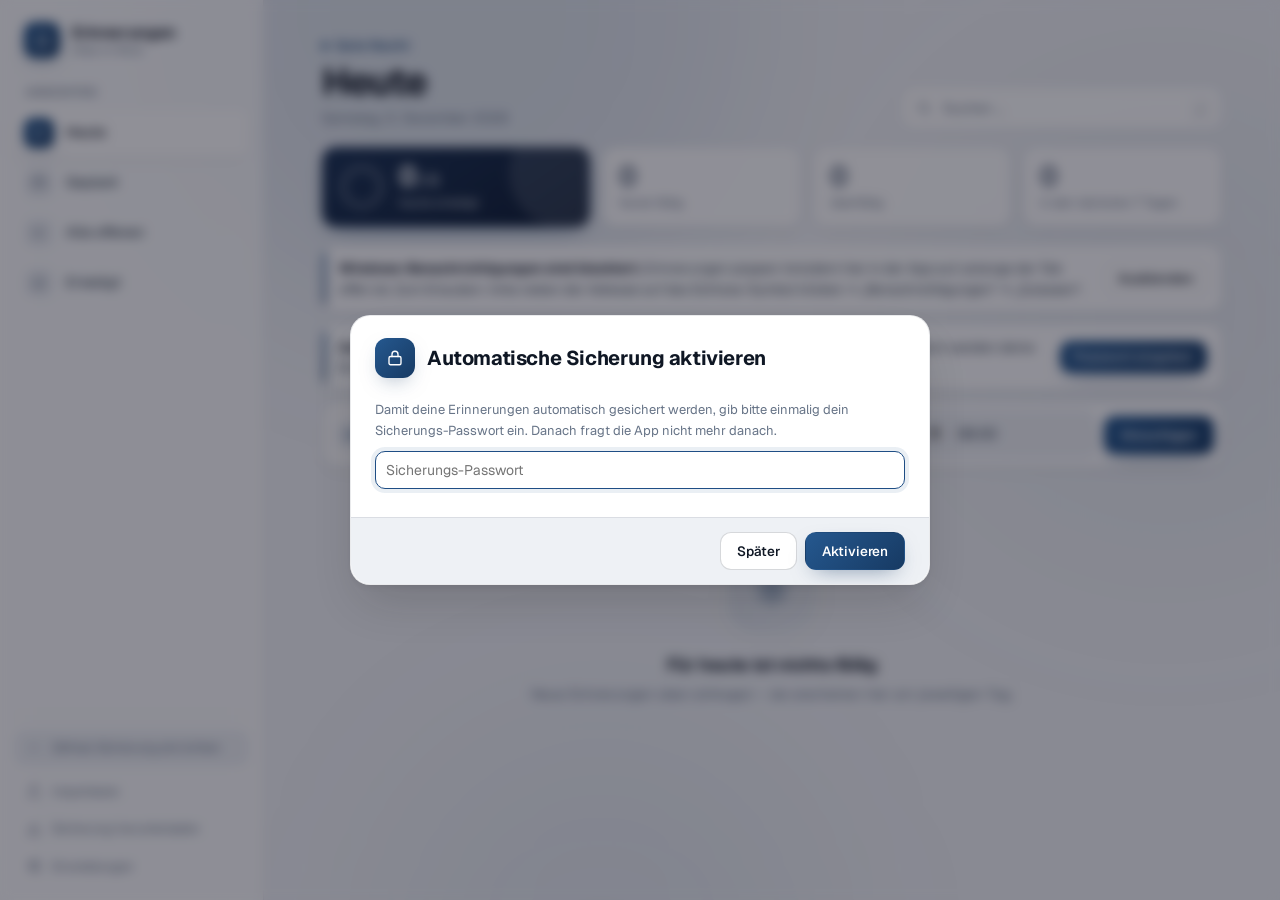
<file: index.html>
<!doctype html>
<html lang="de" data-theme="marine">
<head>
  <meta charset="utf-8">
  <meta name="viewport" content="width=device-width, initial-scale=1">
  <title>Erinnerungen</title>
  <meta name="description" content="Persönliche Erinnerungen mit Pop-up-Benachrichtigung – läuft komplett im Browser.">
  <meta name="theme-color" content="#5b4cf5">
  <link rel="icon" href="icon.svg" type="image/svg+xml">
  <link rel="preconnect" href="https://fonts.googleapis.com">
  <link rel="preconnect" href="https://fonts.gstatic.com" crossorigin>
  <link rel="stylesheet" href="https://fonts.googleapis.com/css2?family=Geist:wght@400;500;600;700&family=Geist+Mono:wght@400;500&family=Instrument+Serif&display=swap">
  <link rel="stylesheet" href="styles.css">
</head>
<body>
  <div class="bg-aurora" aria-hidden="true"><span></span></div>

  <div class="app">
    <aside class="sidebar">
      <div class="brand">
        <span class="logo" aria-hidden="true"><svg viewBox="0 0 24 24"><path d="M6 8a6 6 0 1 1 12 0c0 7 3 9 3 9H3s3-2 3-9"/><path d="M10.3 21a1.94 1.94 0 0 0 3.4 0"/></svg></span>
        <span class="brand-text"><b>Erinnerungen</b><small>Alles im Blick</small></span>
      </div>
      <div class="nav-label">Ansichten</div>
      <nav class="nav" id="nav" aria-label="Ansichten"></nav>
      <div class="sidebar-foot" id="sidebar-foot"></div>
    </aside>

    <main class="main">
      <div class="main-inner">
        <header class="topbar">
          <div class="hero">
            <div class="eyebrow" id="view-eyebrow"></div>
            <h1 id="view-title">Heute</h1>
            <div class="sub" id="view-sub"></div>
          </div>
          <label class="search">
            <span class="sr-only">Suchen</span>
            <svg viewBox="0 0 24 24" aria-hidden="true"><circle cx="11" cy="11" r="7"/><path d="M20 20l-3.5-3.5"/></svg>
            <input id="search" type="search" placeholder="Suchen …" autocomplete="off">
            <kbd>/</kbd>
          </label>
        </header>

        <div class="stats" id="stats"></div>
        <div class="banners" id="banners"></div>

        <form class="add" id="add-form" autocomplete="off">
          <span class="add-plus" aria-hidden="true"><svg viewBox="0 0 24 24"><path d="M12 5v14M5 12h14"/></svg></span>
          <input type="text" id="add-title" placeholder="Neue Erinnerung hinzufügen …" aria-label="Titel der neuen Erinnerung">
          <span class="add-when">
            <input type="date" id="add-date" aria-label="Datum der Erinnerung">
            <input type="text" id="add-time" class="time-input" data-allow-empty="1" inputmode="numeric" autocomplete="off" spellcheck="false" placeholder="hh:mm" aria-label="Uhrzeit der Erinnerung">
          </span>
          <button class="btn primary" type="submit">Hinzufügen</button>
        </form>
      </div>

      <div class="list" id="list" aria-live="polite"></div>
    </main>

    <aside class="detail" id="detail" hidden aria-label="Details"></aside>
  </div>

  <dialog id="dlg-alert" class="dlg-alert">
    <div class="dlg-head">
      <span class="dlg-icon"><svg viewBox="0 0 24 24"><path d="M6 8a6 6 0 1 1 12 0c0 7 3 9 3 9H3s3-2 3-9"/><path d="M10.3 21a1.94 1.94 0 0 0 3.4 0"/></svg></span>
      <h2>Erinnerung</h2>
    </div>
    <div class="dlg-body" id="alert-body"></div>
    <div class="dlg-foot"><button class="btn" data-act="alert-close" type="button">Alle schließen</button></div>
  </dialog>

  <dialog id="dlg-settings">
    <div class="dlg-head"><span class="dlg-icon"><svg viewBox="0 0 24 24"><path d="M4 6h9M17 6h3M4 12h3M11 12h9M4 18h11M19 18h1"/><circle cx="15" cy="6" r="2"/><circle cx="9" cy="12" r="2"/><circle cx="17" cy="18" r="2"/></svg></span><h2>Einstellungen</h2></div>
    <div class="dlg-body" id="settings-body"></div>
    <div class="dlg-foot"><button class="btn primary" data-act="settings-close" type="button">Fertig</button></div>
  </dialog>

  <dialog id="dlg-unlock">
    <div class="dlg-head"><span class="dlg-icon"><svg viewBox="0 0 24 24"><rect x="4" y="10" width="16" height="11" rx="2"/><path d="M8 10V7a4 4 0 0 1 8 0v3"/></svg></span><h2>Automatische Sicherung aktivieren</h2></div>
    <form class="dlg-body" id="unlock-form" autocomplete="off">
      <p class="hint">Damit deine Erinnerungen automatisch gesichert werden, gib bitte einmalig dein Sicherungs-Passwort ein. Danach fragt die App nicht mehr danach.</p>
      <div class="set-row"><input class="field wide" type="password" id="unlock-pw" placeholder="Sicherungs-Passwort" autocomplete="current-password"></div>
      <div class="error" id="unlock-err" hidden></div>
    </form>
    <div class="dlg-foot"><button class="btn" type="button" data-act="unlock-later">Später</button><button class="btn primary" type="submit" form="unlock-form" id="unlock-btn">Aktivieren</button></div>
  </dialog>

  <dialog id="dlg-import" class="dlg-wide">
    <div class="dlg-head"><span class="dlg-icon"><svg viewBox="0 0 24 24"><path d="M12 15V3M7 8l5-5 5 5"/><path d="M4 15v4a2 2 0 0 0 2 2h12a2 2 0 0 0 2-2v-4"/></svg></span><h2>Erinnerungen importieren</h2></div>
    <div class="dlg-body" id="imp-body"></div>
    <div class="dlg-foot" id="imp-foot"></div>
  </dialog>

  <div id="time-pop" class="time-pop" popover="manual" role="listbox" aria-label="Uhrzeit wählen"></div>
  <div id="toast" role="status"></div>

  <script src="app.js"></script>
</body>
</html>
</file>
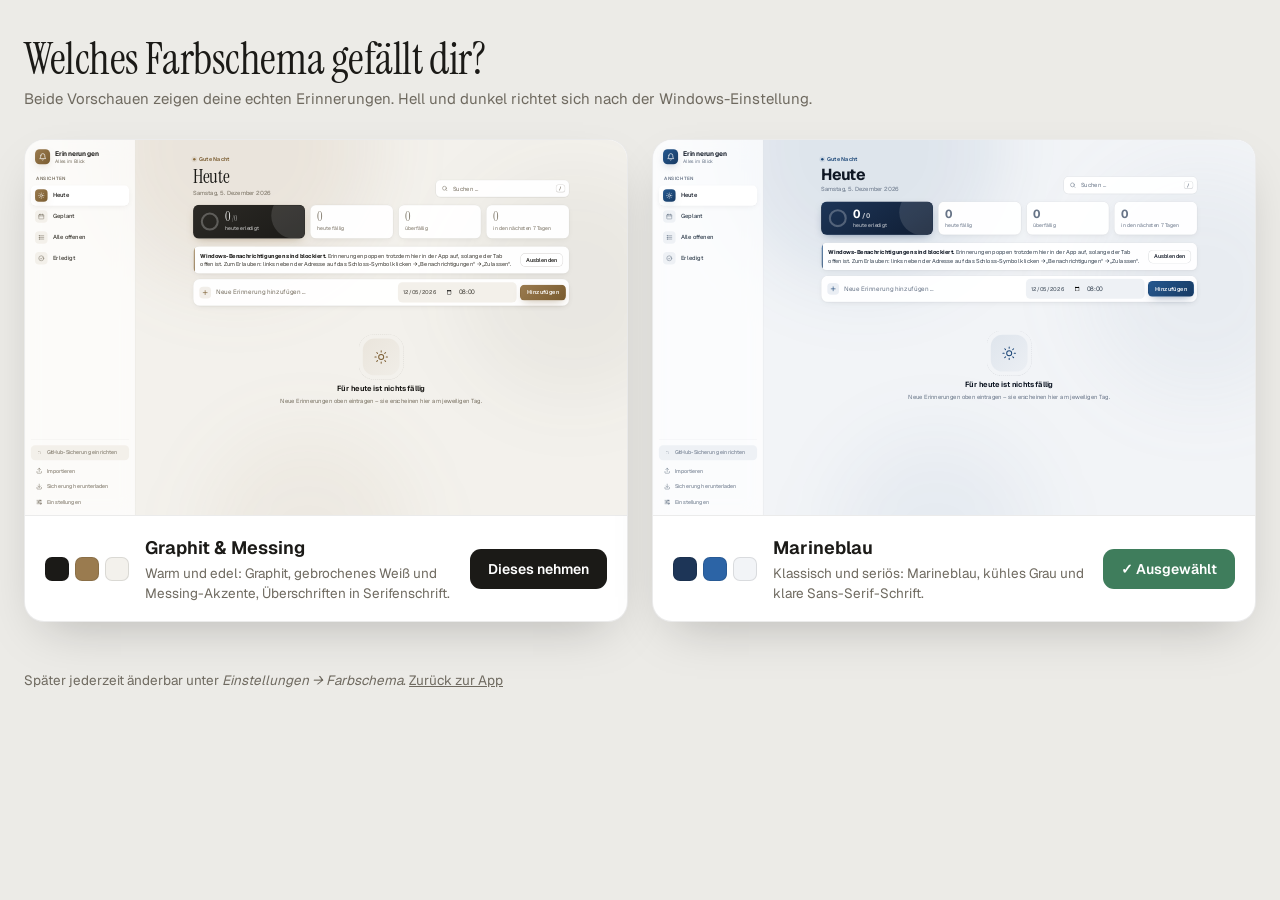
<file: vorschau.html>
<!doctype html>
<html lang="de">
<head>
  <meta charset="utf-8">
  <meta name="viewport" content="width=device-width, initial-scale=1">
  <title>Farbschema wählen – Erinnerungen</title>
  <link rel="preconnect" href="https://fonts.googleapis.com">
  <link rel="preconnect" href="https://fonts.gstatic.com" crossorigin>
  <link rel="stylesheet" href="https://fonts.googleapis.com/css2?family=Geist:wght@400;500;600;700&family=Instrument+Serif&display=swap">
  <style>
    :root { --bg: #ecebe7; --text: #1b1a17; --muted: #6f6a60; --card: #fff; --border: rgba(0,0,0,.08); color-scheme: light; }
    @media (prefers-color-scheme: dark) { :root { --bg: #0f0f0e; --text: #eeeae2; --muted: #9a9384; --card: #191816; --border: rgba(255,255,255,.08); color-scheme: dark; } }
    * { box-sizing: border-box; }
    body { margin: 0; background: var(--bg); color: var(--text); font: 15px/1.5 "Geist", "Segoe UI", system-ui, sans-serif; }
    header { max-width: 1600px; margin: 0 auto; padding: 36px 24px 8px; }
    h1 { font: 400 44px/1.05 "Instrument Serif", Georgia, serif; margin: 0 0 6px; letter-spacing: -.01em; }
    header p { margin: 0; color: var(--muted); }
    main { max-width: 1600px; margin: 0 auto; padding: 20px 24px 48px; display: grid; grid-template-columns: repeat(auto-fit, minmax(min(560px, 100%), 1fr)); gap: 24px; }
    .opt { background: var(--card); border: 1px solid var(--border); border-radius: 20px; overflow: hidden; box-shadow: 0 20px 50px -20px rgba(0,0,0,.25); }
    .frame { position: relative; width: 100%; aspect-ratio: 1440 / 900; overflow: hidden; border-bottom: 1px solid var(--border); }
    .frame iframe { position: absolute; left: 0; top: 0; width: 1440px; height: 900px; border: 0; transform-origin: 0 0; pointer-events: none; }
    .info { display: flex; align-items: center; gap: 16px; padding: 18px 20px; flex-wrap: wrap; }
    .info h2 { margin: 0; font-size: 18px; font-weight: 650; }
    .info p { margin: 2px 0 0; color: var(--muted); font-size: 13.5px; }
    .info .grow { flex: 1; min-width: 220px; }
    .sw { display: flex; gap: 6px; }
    .sw i { width: 24px; height: 24px; border-radius: 7px; border: 1px solid rgba(0,0,0,.1); }
    button { font: 600 14px "Geist", "Segoe UI", sans-serif; height: 40px; padding: 0 18px; border-radius: 11px; border: 0; cursor: pointer; color: #fff; }
    button.ok { background: #3f7d5c !important; }
    .note { max-width: 1600px; margin: 0 auto; padding: 0 24px 40px; color: var(--muted); font-size: 13.5px; }
    a { color: inherit; }
  </style>
</head>
<body>
  <header>
    <h1>Welches Farbschema gefällt dir?</h1>
    <p>Beide Vorschauen zeigen deine echten Erinnerungen. Hell und dunkel richtet sich nach der Windows-Einstellung.</p>
  </header>
  <main id="opts"></main>
  <p class="note">Später jederzeit änderbar unter <i>Einstellungen → Farbschema</i>. <a href="./">Zurück zur App</a></p>

  <script>
    const THEMES = [
      { key: 'messing', name: 'Graphit & Messing', desc: 'Warm und edel: Graphit, gebrochenes Weiß und Messing-Akzente, Überschriften in Serifenschrift.', sw: ['#1b1a17', '#9a7b4f', '#f3f1ec'], btn: '#1b1a17' },
      { key: 'marine', name: 'Marineblau', desc: 'Klassisch und seriös: Marineblau, kühles Grau und klare Sans-Serif-Schrift.', sw: ['#1d3557', '#2c64a6', '#f2f4f7'], btn: '#1d3557' },
    ];
    const KEY = 'erinnerungen-app-v1';
    const current = () => { try { return JSON.parse(localStorage.getItem(KEY) || '{}').settings?.theme || 'marine'; } catch (_) { return 'marine'; } };

    function render() {
      const cur = current();
      document.getElementById('opts').innerHTML = THEMES.map((t) => `
        <section class="opt">
          <div class="frame"><iframe src="./?preview&theme=${t.key}" title="Vorschau ${t.name}" tabindex="-1" loading="lazy"></iframe></div>
          <div class="info">
            <span class="sw">${t.sw.map((c) => `<i style="background:${c}"></i>`).join('')}</span>
            <div class="grow"><h2>${t.name}</h2><p>${t.desc}</p></div>
            <button type="button" data-key="${t.key}" class="${cur === t.key ? 'ok' : ''}" style="background:${t.btn}">${cur === t.key ? '✓ Ausgewählt' : 'Dieses nehmen'}</button>
          </div>
        </section>`).join('');
      fit();
    }

    function fit() {
      document.querySelectorAll('.frame').forEach((f) => { f.querySelector('iframe').style.transform = `scale(${f.clientWidth / 1440})`; });
    }

    document.addEventListener('click', (e) => {
      const b = e.target.closest('button[data-key]');
      if (!b) return;
      try {
        const d = JSON.parse(localStorage.getItem(KEY) || '{}');
        d.settings = { ...(d.settings || {}), theme: b.dataset.key };
        localStorage.setItem(KEY, JSON.stringify(d));
      } catch (_) { alert('Konnte nicht gespeichert werden – bitte in der App unter Einstellungen wählen.'); }
      render();
    });
    window.addEventListener('resize', fit);
    render();
  </script>
</body>
</html>
</file>
<file: styles.css>
/* =====================================================================
 * Erinnerungen – Design
 * Zwei Farbschemata (data-theme auf <html>): „messing“ und „marine“.
 * Hell/Dunkel folgt automatisch der Windows-Einstellung.
 * ===================================================================== */
:root {
  --font: "Geist", "Segoe UI Variable Text", "Segoe UI", system-ui, -apple-system, sans-serif;
  --font-display: "Geist", "Segoe UI Variable Display", "Segoe UI", system-ui, sans-serif;
  --r-sm: 8px;
  --r: 14px;
  --r-lg: 20px;
  --ease: cubic-bezier(.2, .8, .2, 1);
  --shadow-sm: 0 1px 2px rgba(20, 20, 20, .04), 0 1px 1px rgba(20, 20, 20, .03);
  --shadow: 0 1px 2px rgba(20, 20, 20, .04), 0 4px 14px -4px rgba(20, 20, 20, .08);
  --shadow-lg: 0 2px 6px rgba(20, 20, 20, .05), 0 24px 48px -12px rgba(20, 20, 20, .18);
}
@media (prefers-color-scheme: dark) {
  :root {
    --shadow-sm: none;
    --shadow: 0 1px 0 rgba(255, 255, 255, .03) inset, 0 6px 18px -6px rgba(0, 0, 0, .55);
    --shadow-lg: 0 30px 60px -12px rgba(0, 0, 0, .7);
  }
}

/* ---------- Graphit & Messing (hell) ---------- */
[data-theme="messing"] {
  --font-hero: "Instrument Serif", Georgia, "Times New Roman", serif;
  --hero-weight: 400;
  --hero-tracking: -.01em;
  --hero-size: 46px;
  --bg: #f3f1ec;
  --bg-tint-1: rgba(154, 123, 79, .10);
  --bg-tint-2: rgba(60, 55, 45, .05);
  --bg-tint-3: rgba(154, 123, 79, .06);
  --glass: rgba(255, 255, 255, .72);
  --glass-strong: rgba(255, 255, 255, .94);
  --surface: #ffffff;
  --surface-2: #f3f0ea;
  --surface-3: #e8e3d9;
  --border: rgba(40, 32, 20, .09);
  --border-strong: rgba(40, 32, 20, .18);
  --text: #1b1a17;
  --text-2: #3d3a33;
  --muted: #776f60;
  --accent: #8c6d3f;
  --accent-2: #c3a06a;
  --accent-text: #7a5c30;
  --accent-soft: rgba(140, 109, 63, .11);
  --accent-ring: rgba(140, 109, 63, .30);
  --on-accent: #ffffff;
  --grad: linear-gradient(135deg, #9a7b4f, #7a5c30);
  --grad-soft: linear-gradient(135deg, rgba(154, 123, 79, .10), rgba(154, 123, 79, .03));
  --hero-bg: linear-gradient(145deg, #2c2a26, #1b1a17);
  --hero-ring: #c9a56b;
  --shadow-accent: 0 8px 22px -10px rgba(122, 92, 48, .55);
  --danger: #b4423a;
  --danger-soft: rgba(180, 66, 58, .10);
  --ok: #3f7d5c;
  --ok-soft: rgba(63, 125, 92, .12);
  --star: #b8892f;
  --mark: rgba(184, 137, 47, .28);
  color-scheme: light;
}

/* ---------- Marineblau (hell) ---------- */
[data-theme="marine"] {
  --font-hero: var(--font-display);
  --hero-weight: 700;
  --hero-tracking: -.035em;
  --hero-size: 38px;
  --bg: #f2f4f7;
  --bg-tint-1: rgba(31, 78, 133, .09);
  --bg-tint-2: rgba(120, 140, 170, .07);
  --bg-tint-3: rgba(31, 78, 133, .05);
  --glass: rgba(255, 255, 255, .72);
  --glass-strong: rgba(255, 255, 255, .94);
  --surface: #ffffff;
  --surface-2: #eef1f5;
  --surface-3: #e1e6ed;
  --border: rgba(15, 25, 45, .09);
  --border-strong: rgba(15, 25, 45, .17);
  --text: #0f1724;
  --text-2: #33404f;
  --muted: #677487;
  --accent: #1f4e85;
  --accent-2: #2c64a6;
  --accent-text: #1b4677;
  --accent-soft: rgba(31, 78, 133, .09);
  --accent-ring: rgba(31, 78, 133, .28);
  --on-accent: #ffffff;
  --grad: linear-gradient(135deg, #25588f, #173a63);
  --grad-soft: linear-gradient(135deg, rgba(31, 78, 133, .09), rgba(31, 78, 133, .03));
  --hero-bg: linear-gradient(145deg, #1d3557, #0f1d33);
  --hero-ring: #8db4e4;
  --shadow-accent: 0 8px 22px -10px rgba(23, 58, 99, .6);
  --danger: #c0392b;
  --danger-soft: rgba(192, 57, 43, .10);
  --ok: #2e8560;
  --ok-soft: rgba(46, 133, 96, .12);
  --star: #d4a017;
  --mark: rgba(212, 160, 23, .28);
  color-scheme: light;
}

@media (prefers-color-scheme: dark) {
  /* ---------- Graphit & Messing (dunkel) ---------- */
  [data-theme="messing"] {
    --font-hero: "Instrument Serif", Georgia, "Times New Roman", serif;
    --hero-weight: 400;
    --hero-tracking: -.01em;
    --hero-size: 46px;
    --bg: #11110f;
    --bg-tint-1: rgba(201, 165, 107, .07);
    --bg-tint-2: rgba(255, 245, 225, .02);
    --bg-tint-3: rgba(201, 165, 107, .04);
    --glass: rgba(24, 23, 21, .72);
    --glass-strong: rgba(28, 27, 25, .94);
    --surface: #1a1917;
    --surface-2: #22211e;
    --surface-3: #2d2b27;
    --border: rgba(255, 245, 225, .07);
    --border-strong: rgba(255, 245, 225, .14);
    --text: #f1ede4;
    --text-2: #cfc8b8;
    --muted: #9a9282;
    --accent: #c9a56b;
    --accent-2: #dcbf8c;
    --accent-text: #d4b27a;
    --accent-soft: rgba(201, 165, 107, .13);
    --accent-ring: rgba(201, 165, 107, .35);
    --on-accent: #17150f;
    --grad: linear-gradient(135deg, #d0ad74, #a88449);
    --grad-soft: linear-gradient(135deg, rgba(201, 165, 107, .10), rgba(201, 165, 107, .03));
    --hero-bg: linear-gradient(145deg, #2b2823, #1f1d19);
    --hero-ring: #c9a56b;
    --shadow-accent: 0 8px 22px -10px rgba(0, 0, 0, .7);
    --danger: #e07a70;
    --danger-soft: rgba(224, 122, 112, .12);
    --ok: #6fbf93;
    --ok-soft: rgba(111, 191, 147, .12);
    --star: #d9b25a;
    --mark: rgba(217, 178, 90, .28);
    color-scheme: dark;
  }

  /* ---------- Marineblau (dunkel) ---------- */
  [data-theme="marine"] {
    --font-hero: var(--font-display);
    --hero-weight: 700;
    --hero-tracking: -.035em;
    --hero-size: 38px;
    --bg: #0a0f18;
    --bg-tint-1: rgba(122, 167, 220, .08);
    --bg-tint-2: rgba(120, 140, 170, .04);
    --bg-tint-3: rgba(122, 167, 220, .04);
    --glass: rgba(16, 22, 34, .72);
    --glass-strong: rgba(19, 26, 40, .94);
    --surface: #121927;
    --surface-2: #182131;
    --surface-3: #212c3f;
    --border: rgba(220, 230, 255, .07);
    --border-strong: rgba(220, 230, 255, .14);
    --text: #e8edf5;
    --text-2: #c2cbd8;
    --muted: #8b97a8;
    --accent: #7aa7dc;
    --accent-2: #9cc0ea;
    --accent-text: #8db4e4;
    --accent-soft: rgba(122, 167, 220, .13);
    --accent-ring: rgba(122, 167, 220, .35);
    --on-accent: #0a0f18;
    --grad: linear-gradient(135deg, #82addf, #5585bd);
    --grad-soft: linear-gradient(135deg, rgba(122, 167, 220, .10), rgba(122, 167, 220, .03));
    --hero-bg: linear-gradient(145deg, #1b2b45, #111c30);
    --hero-ring: #8db4e4;
    --shadow-accent: 0 8px 22px -10px rgba(0, 0, 0, .7);
    --danger: #ef7d72;
    --danger-soft: rgba(239, 125, 114, .12);
    --ok: #5fc39a;
    --ok-soft: rgba(95, 195, 154, .12);
    --star: #e8b93a;
    --mark: rgba(232, 185, 58, .28);
    color-scheme: dark;
  }
}

* { box-sizing: border-box; }
html, body { height: 100%; }
body {
  margin: 0;
  font: 14px/1.5 var(--font);
  font-feature-settings: "ss01", "cv11";
  -webkit-font-smoothing: antialiased;
  background: var(--bg);
  color: var(--text);
  overflow: hidden;
}
button, input, textarea, select { font: inherit; color: inherit; }
button { cursor: pointer; }
::selection { background: var(--accent-ring); }
.sr-only { position: absolute; width: 1px; height: 1px; overflow: hidden; clip: rect(0 0 0 0); white-space: nowrap; }

svg { width: 18px; height: 18px; fill: none; stroke: currentColor; stroke-width: 1.8; stroke-linecap: round; stroke-linejoin: round; flex: none; }

/* Hintergrund: weiche Farbverläufe */
.bg-aurora { position: fixed; inset: 0; z-index: -1; pointer-events: none; overflow: hidden; }
.bg-aurora::before, .bg-aurora::after, .bg-aurora span {
  content: ""; position: absolute; border-radius: 50%; filter: blur(90px);
}
.bg-aurora::before { width: 46vw; height: 46vw; left: 12vw; top: -22vw; background: var(--bg-tint-1); }
.bg-aurora::after { width: 38vw; height: 38vw; right: -10vw; top: 8vh; background: var(--bg-tint-2); }
.bg-aurora span { width: 34vw; height: 34vw; left: 30vw; bottom: -20vw; background: var(--bg-tint-3); }

/* Scrollbars */
* { scrollbar-width: thin; scrollbar-color: var(--border-strong) transparent; }

/* ---------- Layout ---------- */
.app { display: grid; grid-template-columns: 264px minmax(0, 1fr) auto; height: 100vh; }

.sidebar {
  display: flex; flex-direction: column; min-height: 0;
  padding: 22px 14px 16px;
  background: var(--glass);
  backdrop-filter: blur(24px) saturate(1.4);
  -webkit-backdrop-filter: blur(24px) saturate(1.4);
  border-right: 1px solid var(--border);
}
.brand { display: flex; align-items: center; gap: 12px; padding: 0 10px 26px; }
.brand .logo {
  width: 36px; height: 36px; border-radius: 11px; background: var(--grad); color: var(--on-accent);
  display: grid; place-items: center; box-shadow: var(--shadow-accent);
}
.brand .logo svg { width: 19px; height: 19px; stroke-width: 2; }
.brand-text { display: flex; flex-direction: column; line-height: 1.15; }
.brand-text b { font-family: var(--font-display); font-size: 16px; font-weight: 650; letter-spacing: -.02em; }
.brand-text small { font-size: 11.5px; color: var(--muted); }

.nav-label { font-size: 11px; font-weight: 600; letter-spacing: .08em; text-transform: uppercase; color: var(--muted); padding: 0 12px 8px; }
.nav { display: flex; flex-direction: column; gap: 2px; }
.nav button {
  position: relative; display: flex; align-items: center; gap: 12px; width: 100%;
  border: 0; background: none; padding: 9px 10px; border-radius: 11px; text-align: left; color: var(--text-2);
  font-weight: 500; transition: background .18s var(--ease), color .18s var(--ease);
}
.nav button .ico {
  width: 30px; height: 30px; border-radius: 9px; display: grid; place-items: center;
  background: var(--surface-2); color: var(--muted); transition: all .18s var(--ease);
}
.nav button .ico svg { width: 16px; height: 16px; }
.nav button:hover { background: var(--accent-soft); color: var(--text); }
.nav button.active { background: var(--surface); color: var(--text); box-shadow: var(--shadow); }
.nav button.active .ico { background: var(--grad); color: var(--on-accent); box-shadow: var(--shadow-accent); }
.nav .count {
  margin-left: auto; min-width: 24px; padding: 1px 8px; border-radius: 99px; text-align: center;
  font-size: 12px; font-weight: 600; color: var(--muted); background: var(--surface-2); font-variant-numeric: tabular-nums;
}
.nav .count:empty { display: none; }
.nav .count.alert { color: #fff; background: var(--danger); }

.sidebar-foot { margin-top: auto; display: flex; flex-direction: column; gap: 2px; padding-top: 14px; border-top: 1px solid var(--border); }
.sidebar-foot button {
  display: flex; align-items: center; gap: 10px; width: 100%; border: 0; background: none;
  padding: 8px 12px; border-radius: 10px; text-align: left; color: var(--muted); font-size: 13px;
}
.sidebar-foot button:hover { background: var(--accent-soft); color: var(--text); }
.sidebar-foot button svg { width: 16px; height: 16px; }

.sync-status { margin-bottom: 6px; background: var(--surface-2) !important; }
.sync-dot { width: 8px; height: 8px; border-radius: 50%; background: var(--muted); margin: 0 4px; flex: none; }
.sync-status.ok .sync-dot { background: var(--ok); box-shadow: 0 0 0 4px var(--ok-soft); }
.sync-status.busy .sync-dot { background: var(--accent); animation: pulse 1s ease-in-out infinite; }
.sync-status.error { color: var(--danger) !important; }
.sync-status.error .sync-dot { background: var(--danger); box-shadow: 0 0 0 4px var(--danger-soft); }
.sync-status.off .sync-dot { background: transparent; border: 1.5px dashed var(--muted); }
@keyframes pulse { 50% { opacity: .35; transform: scale(.8); } }

.main { display: flex; flex-direction: column; min-width: 0; min-height: 0; }
.main-inner { width: 100%; max-width: 980px; margin: 0 auto; padding: 0 40px; }

/* ---------- Kopfbereich ---------- */
.topbar { display: flex; align-items: flex-end; gap: 20px; padding-top: 34px; padding-bottom: 18px; flex-wrap: wrap; }
.hero { min-width: 0; }
.eyebrow {
  display: inline-flex; align-items: center; gap: 8px; font-size: 13px; font-weight: 600; color: var(--accent-text);
  margin-bottom: 6px;
}
.eyebrow:empty { display: none; }
.eyebrow::before { content: ""; width: 6px; height: 6px; border-radius: 50%; background: var(--grad); box-shadow: 0 0 0 4px var(--accent-soft); }
.topbar h1 {
  margin: 0; font-family: var(--font-hero); font-size: var(--hero-size); line-height: 1.05; font-weight: var(--hero-weight); letter-spacing: var(--hero-tracking);
}
.topbar .sub { color: var(--muted); font-size: 14px; margin-top: 6px; }

.search { margin-left: auto; position: relative; width: min(320px, 100%); }
.search input {
  width: 100%; height: 42px; padding: 0 44px 0 40px; border-radius: 12px;
  border: 1px solid var(--border); background: var(--glass-strong); box-shadow: var(--shadow-sm);
  outline: none; transition: all .18s var(--ease);
}
.search input::placeholder { color: var(--muted); }
.search input:focus { border-color: var(--accent); box-shadow: 0 0 0 4px var(--accent-soft); background: var(--surface); }
.search > svg { position: absolute; left: 14px; top: 50%; transform: translateY(-50%); color: var(--muted); width: 16px; height: 16px; }
.search kbd {
  position: absolute; right: 10px; top: 50%; transform: translateY(-50%);
  font: 600 11px var(--font); color: var(--muted); border: 1px solid var(--border-strong); border-bottom-width: 2px;
  border-radius: 6px; padding: 1px 7px; background: var(--surface);
}
.search input:focus + kbd, .search input:not(:placeholder-shown) + kbd { opacity: 0; }

/* Kennzahlen */
.stats { display: grid; grid-template-columns: 1.35fr 1fr 1fr 1fr; gap: 12px; margin-bottom: 18px; }
.stats:empty { display: none; }
.stat {
  position: relative; overflow: hidden; display: flex; align-items: center; gap: 14px;
  padding: 14px 16px; border-radius: var(--r); background: var(--glass-strong); border: 1px solid var(--border);
  box-shadow: var(--shadow); text-align: left; transition: transform .2s var(--ease), box-shadow .2s var(--ease);
}
button.stat:hover { transform: translateY(-2px); box-shadow: var(--shadow-lg); }
.stat b { display: block; font-family: var(--font-hero); font-size: 28px; line-height: 1; font-weight: var(--hero-weight); letter-spacing: var(--hero-tracking); font-variant-numeric: tabular-nums; }
.stat span { display: block; font-size: 12.5px; color: var(--muted); margin-top: 4px; }
.stat.danger b { color: var(--danger); }
.stat.muted b { color: var(--muted); }
.stat.hero-stat { background: var(--hero-bg); color: #fff; border-color: transparent; box-shadow: var(--shadow-accent); }
.stat.hero-stat span { color: rgba(255, 255, 255, .82); }
.stat.hero-stat::after {
  content: ""; position: absolute; right: -30px; top: -30px; width: 110px; height: 110px; border-radius: 50%;
  background: rgba(255, 255, 255, .12);
}
.ring { width: 46px; height: 46px; flex: none; transform: rotate(-90deg); }
.ring circle { fill: none; stroke-width: 5; }
.ring .track { stroke: rgba(255, 255, 255, .25); }
.ring .bar { stroke: var(--hero-ring); stroke-linecap: round; transition: stroke-dashoffset .8s var(--ease); }

/* Hinweisleisten */
.banner {
  display: flex; align-items: center; gap: 10px 14px; flex-wrap: wrap;
  padding: 12px 14px 12px 16px; border-radius: var(--r); margin-bottom: 12px;
  background: var(--glass-strong); border: 1px solid var(--border); box-shadow: var(--shadow);
  position: relative; overflow: hidden; font-size: 13.5px; color: var(--text-2);
}
.banner::before { content: ""; position: absolute; left: 0; top: 0; bottom: 0; width: 3px; background: var(--grad); }
.banner.danger::before { background: var(--danger); }
.banner b { color: var(--text); }
.banner .grow { flex: 1; min-width: 240px; }
.banner .btn { height: 32px; padding: 0 12px; font-size: 13px; }

/* Eingabe */
.add {
  position: relative; display: flex; gap: 8px; align-items: center;
  padding: 7px 7px 7px 14px; margin-bottom: 8px; border-radius: 16px;
  background: var(--glass-strong); border: 1px solid var(--border); box-shadow: var(--shadow);
  transition: box-shadow .2s var(--ease), border-color .2s var(--ease);
}
.add:focus-within { border-color: var(--accent); box-shadow: 0 0 0 4px var(--accent-soft), var(--shadow-lg); }
.add-plus {
  width: 28px; height: 28px; border-radius: 9px; display: grid; place-items: center; flex: none;
  background: var(--accent-soft); color: var(--accent-text);
}
.add-plus svg { width: 16px; height: 16px; stroke-width: 2.2; }
.add input[type=text] { flex: 1; min-width: 140px; border: 0; background: none; padding: 10px 4px; font-size: 15px; outline: none; }
.add input[type=text]::placeholder { color: var(--muted); }
.add-when { display: flex; align-items: center; gap: 2px; padding: 3px; border-radius: 11px; background: var(--surface-2); }
.add-when input, .add-when select {
  border: 0; background: transparent; padding: 6px 8px; border-radius: 8px; color: var(--text-2); outline: none; font-size: 13px;
}
.add-when input:focus, .add-when select:focus { background: var(--surface); box-shadow: var(--shadow-sm); }

/* Buttons */
.btn {
  display: inline-flex; align-items: center; justify-content: center; gap: 7px; white-space: nowrap;
  height: 38px; padding: 0 16px; border-radius: 11px; font-weight: 550; font-size: 13.5px;
  border: 1px solid var(--border-strong); background: var(--surface); color: var(--text);
  transition: transform .15s var(--ease), box-shadow .15s var(--ease), background .15s var(--ease), border-color .15s;
}
.btn:hover { background: var(--surface-2); }
.btn:active { transform: scale(.97); }
.btn:focus-visible { outline: none; box-shadow: 0 0 0 4px var(--accent-soft); border-color: var(--accent); }
.btn.primary { background: var(--grad); border-color: transparent; color: var(--on-accent); box-shadow: var(--shadow-accent); }
.btn.primary:hover { filter: brightness(1.08) saturate(1.05); transform: translateY(-1px); }
.btn.danger { color: var(--danger); border-color: transparent; background: var(--danger-soft); }
.btn.danger:hover { background: var(--danger); color: #fff; }
.btn.small { height: 30px; padding: 0 11px; font-size: 12.5px; border-radius: 9px; }
.btn[disabled] { opacity: .5; pointer-events: none; }
.btn svg { width: 15px; height: 15px; }

/* ---------- Liste ---------- */
.list { flex: 1; overflow: auto; padding: 0 max(40px, calc((100% - 900px) / 2)) 80px; scroll-padding: 20px; }
.list.anim .group, .list.anim .empty { animation: rise .35s var(--ease) both; }
.list.anim .group:nth-child(2) { animation-delay: .04s; }
.list.anim .group:nth-child(3) { animation-delay: .08s; }
.group h2 {
  display: flex; align-items: center; gap: 10px; margin: 22px 2px 10px;
  font-size: 12px; font-weight: 650; letter-spacing: .06em; text-transform: uppercase; color: var(--muted);
}
.group h2 .n { font-weight: 600; font-size: 11px; padding: 1px 8px; border-radius: 99px; background: var(--surface-3); letter-spacing: 0; color: var(--text-2); }
.group h2::after { content: ""; flex: 1; height: 1px; background: var(--border); }
.group.overdue h2 { color: var(--danger); }
.group.overdue h2 .n { background: var(--danger-soft); color: var(--danger); }

.task {
  position: relative; display: flex; align-items: flex-start; gap: 2px;
  margin-bottom: 8px; padding: 6px 6px 6px 8px; border-radius: var(--r);
  background: var(--glass-strong); border: 1px solid var(--border); box-shadow: var(--shadow-sm);
  transition: transform .2s var(--ease), box-shadow .2s var(--ease), border-color .2s var(--ease), opacity .3s;
}
.task::before {
  content: ""; position: absolute; left: -1px; top: 14px; bottom: 14px; width: 3px; border-radius: 0 3px 3px 0;
  background: transparent; transition: background .2s;
}
.task.is-due::before { background: var(--accent); }
.task.is-overdue::before { background: var(--danger); }
.task:hover { transform: translateY(-1px); box-shadow: var(--shadow); border-color: var(--border-strong); }
.task.is-selected { border-color: var(--accent); box-shadow: 0 0 0 4px var(--accent-soft), var(--shadow); }
.task.is-done { background: transparent; box-shadow: none; }
.task.completing { opacity: .4; transform: scale(.985); }
.task.completing .task-title { text-decoration: line-through; }

.check { width: 40px; height: 40px; flex: none; border: 0; background: none; display: grid; place-items: center; border-radius: 50%; margin-top: 1px; }
.check svg {
  width: 22px; height: 22px; padding: 3px; border-radius: 50%; border: 2px solid var(--border-strong);
  color: transparent; stroke-width: 3; transition: all .25s var(--ease);
}
.check:hover svg { border-color: var(--ok); color: var(--ok); background: var(--ok-soft); }
.is-done .check svg, .completing .check svg { background: var(--ok); border-color: var(--ok); color: #fff; animation: pop .35s var(--ease); }
@keyframes pop { 40% { transform: scale(1.22); } }

.task-main { flex: 1; min-width: 0; border: 0; background: none; text-align: left; padding: 10px 6px 10px 2px; display: block; border-radius: 10px; }
.task-main:focus-visible { outline: 2px solid var(--accent); }
.task-title { display: block; font-size: 15px; font-weight: 500; color: var(--text); overflow-wrap: anywhere; letter-spacing: -.005em; }
.is-done .task-title { text-decoration: line-through; text-decoration-color: var(--border-strong); color: var(--muted); font-weight: 400; }
.task-meta { display: flex; flex-wrap: wrap; gap: 6px; margin-top: 6px; }
.chip {
  display: inline-flex; align-items: center; gap: 5px; height: 22px; padding: 0 8px; border-radius: 7px;
  font-size: 12px; font-weight: 500; color: var(--muted); background: var(--surface-2);
}
.chip svg { width: 12px; height: 12px; stroke-width: 2; }
.chip.when.due { color: var(--accent-text); background: var(--accent-soft); }
.chip.when.overdue { color: var(--danger); background: var(--danger-soft); }
.chip.done { color: var(--ok); background: var(--ok-soft); }
.snippet { display: block; font-size: 13px; color: var(--muted); margin-top: 6px; white-space: nowrap; overflow: hidden; text-overflow: ellipsis; }
mark { background: var(--mark); color: inherit; border-radius: 3px; padding: 0 2px; }

.star { border: 0; background: none; width: 40px; height: 40px; flex: none; display: grid; place-items: center; color: var(--muted); opacity: 0; border-radius: 50%; transition: all .2s var(--ease); }
.task:hover .star, .star:focus-visible { opacity: .6; }
.star:hover { opacity: 1 !important; background: var(--surface-2); }
.star.on { color: var(--star); opacity: 1; }
.star.on svg { fill: currentColor; filter: drop-shadow(0 2px 6px rgba(245, 165, 36, .45)); }

.empty { text-align: center; color: var(--muted); padding: 70px 20px; }
.empty .empty-art {
  width: 88px; height: 88px; margin: 0 auto 18px; border-radius: 28px; display: grid; place-items: center;
  background: var(--grad-soft); color: var(--accent-text); position: relative;
}
.empty .empty-art::after { content: ""; position: absolute; inset: -10px; border-radius: 36px; border: 1px dashed var(--border-strong); }
.empty svg { width: 36px; height: 36px; stroke-width: 1.6; }
.empty strong { display: block; color: var(--text); font-family: var(--font-display); font-size: 18px; font-weight: 650; letter-spacing: -.02em; margin-bottom: 6px; }

@keyframes rise { from { opacity: 0; transform: translateY(6px); } }

/* ---------- Detailbereich ---------- */
.detail {
  width: 440px; min-height: 0; overflow: auto; display: flex; flex-direction: column;
  background: var(--glass-strong); backdrop-filter: blur(24px) saturate(1.3); -webkit-backdrop-filter: blur(24px) saturate(1.3);
  border-left: 1px solid var(--border); animation: slidein .28s var(--ease);
}
.detail[hidden] { display: none; }
@keyframes slidein { from { transform: translateX(24px); opacity: 0; } }
.d-head { display: flex; align-items: flex-start; gap: 4px; padding: 18px 12px 14px 10px; position: sticky; top: 0; z-index: 2; background: inherit; }
.d-title {
  flex: 1; border: 1px solid transparent; background: none; resize: none;
  font-family: var(--font-display); font-size: 20px; font-weight: 650; letter-spacing: -.02em; line-height: 1.3;
  padding: 6px 8px; border-radius: 10px; outline: none; field-sizing: content; min-height: 42px;
}
.d-title:hover { background: var(--surface-2); }
.d-title:focus { border-color: var(--accent); background: var(--surface); box-shadow: 0 0 0 4px var(--accent-soft); }
.icon-btn { border: 0; background: none; width: 38px; height: 38px; border-radius: 11px; display: grid; place-items: center; color: var(--muted); flex: none; transition: all .15s; }
.icon-btn:hover { background: var(--surface-2); color: var(--text); }

.card {
  margin: 0 14px 12px; padding: 16px; border-radius: var(--r);
  background: var(--surface); border: 1px solid var(--border); box-shadow: var(--shadow-sm);
}
.card h3 { margin: 0 0 12px; font-size: 11.5px; font-weight: 650; text-transform: uppercase; letter-spacing: .07em; color: var(--muted); display: flex; align-items: center; gap: 8px; }
.card h3 svg { width: 14px; height: 14px; color: var(--accent-text); }
.row { display: flex; gap: 8px; align-items: center; flex-wrap: wrap; }
.field {
  height: 38px; border: 1px solid var(--border-strong); border-radius: 10px; background: var(--surface); padding: 0 10px;
  transition: all .15s var(--ease);
}
textarea.field { height: auto; padding: 10px 12px; line-height: 1.5; }
.field:focus { outline: none; border-color: var(--accent); box-shadow: 0 0 0 4px var(--accent-soft); }
.field.wide { flex: 1; min-width: 240px; }
.when-status { font-size: 13px; color: var(--text-2); margin-top: 10px; display: flex; align-items: center; gap: 6px; }
.when-status.overdue { color: var(--danger); font-weight: 600; }
.snooze { display: grid; grid-template-columns: repeat(2, 1fr); gap: 6px; margin-top: 14px; }
.snooze button {
  border: 1px solid var(--border); background: var(--surface-2); border-radius: 10px; padding: 8px 10px; text-align: left;
  font-size: 13px; font-weight: 550; transition: all .15s var(--ease);
}
.snooze button:hover { border-color: var(--accent); background: var(--accent-soft); color: var(--accent-text); transform: translateY(-1px); }
.snooze small { display: block; color: var(--muted); font-size: 11.5px; font-weight: 400; margin-top: 1px; }

textarea.note-input { width: 100%; min-height: 84px; resize: vertical; }
.notes { list-style: none; margin: 16px 0 0; padding: 0 0 0 14px; display: flex; flex-direction: column; gap: 14px; position: relative; }
.notes::before { content: ""; position: absolute; left: 4px; top: 6px; bottom: 6px; width: 2px; border-radius: 2px; background: var(--surface-3); }
.notes li { position: relative; }
.notes li::before { content: ""; position: absolute; left: -14px; top: 5px; width: 10px; height: 10px; border-radius: 50%; background: var(--surface); border: 2px solid var(--accent); }
.notes li:first-child::before { background: var(--accent); box-shadow: 0 0 0 4px var(--accent-soft); }
.note-time { font-size: 11.5px; font-weight: 600; color: var(--muted); display: flex; gap: 6px; align-items: center; }
.note-time .spacer { flex: 1; }
.note-time button { border: 0; background: none; color: var(--muted); font-size: 11.5px; padding: 2px 6px; border-radius: 6px; opacity: 0; transition: opacity .15s; }
.notes li:hover .note-time button { opacity: 1; }
.note-time button:hover { color: var(--accent-text); background: var(--accent-soft); }
.note-text { white-space: pre-wrap; overflow-wrap: anywhere; margin-top: 3px; color: var(--text-2); }
.d-foot { margin-top: auto; padding: 14px 18px; display: flex; align-items: center; gap: 8px; color: var(--muted); font-size: 12px; border-top: 1px solid var(--border); }
.d-foot .grow { flex: 1; }

/* ---------- Dialoge ---------- */
dialog {
  border: 1px solid var(--border); border-radius: var(--r-lg); padding: 0; background: var(--surface); color: var(--text);
  box-shadow: var(--shadow-lg); width: min(580px, calc(100vw - 32px));
}
dialog[open] { animation: dlg .3s var(--ease); }
@keyframes dlg { from { opacity: 0; transform: translateY(12px) scale(.98); } }
dialog.dlg-wide { width: min(900px, calc(100vw - 32px)); }
dialog::backdrop { background: rgba(10, 10, 25, .45); backdrop-filter: blur(6px); -webkit-backdrop-filter: blur(6px); }
.dlg-head { padding: 22px 24px 8px; display: flex; align-items: center; gap: 12px; }
.dlg-head h2 { margin: 0; font-family: var(--font-display); font-size: 20px; font-weight: 700; letter-spacing: -.02em; }
.dlg-icon { width: 40px; height: 40px; border-radius: 12px; background: var(--grad); color: var(--on-accent); display: grid; place-items: center; box-shadow: var(--shadow-accent); }
.dlg-body { padding: 8px 24px 18px; max-height: 68vh; overflow: auto; }
.dlg-foot { padding: 14px 24px; border-top: 1px solid var(--border); display: flex; gap: 8px; justify-content: flex-end; flex-wrap: wrap; background: var(--surface-2); border-radius: 0 0 var(--r-lg) var(--r-lg); }
.dlg-foot .grow { flex: 1; }

/* Erinnerungs-Pop-up */
.dlg-alert { overflow: hidden; }
.dlg-alert .dlg-head {
  background: var(--hero-bg); color: #fff; padding: 26px 24px 22px; position: relative; overflow: hidden;
}
.dlg-alert .dlg-head::after {
  content: ""; position: absolute; right: -40px; top: -60px; width: 200px; height: 200px; border-radius: 50%; background: rgba(255, 255, 255, .12);
}
.dlg-alert .dlg-icon { background: rgba(255, 255, 255, .2); box-shadow: none; width: 46px; height: 46px; border-radius: 14px; }
.dlg-alert .dlg-icon svg { width: 22px; height: 22px; animation: ring 1.6s var(--ease) .2s 2; transform-origin: 50% 10%; }
@keyframes ring { 0%, 60%, 100% { transform: rotate(0); } 10%, 30% { transform: rotate(16deg); } 20%, 40% { transform: rotate(-16deg); } 50% { transform: rotate(6deg); } }
.dlg-alert .dlg-body { padding-top: 16px; }
.alert-item { border: 1px solid var(--border); border-radius: var(--r); padding: 16px; margin-bottom: 10px; background: var(--surface); box-shadow: var(--shadow-sm); }
.alert-title { font-family: var(--font-display); font-size: 18px; font-weight: 650; letter-spacing: -.02em; overflow-wrap: anywhere; }
.alert-when { font-size: 13px; color: var(--accent-text); font-weight: 600; margin-top: 2px; }
.alert-note { font-size: 13px; color: var(--muted); margin-top: 10px; padding: 10px 12px; border-radius: 10px; background: var(--surface-2); white-space: pre-wrap; max-height: 6em; overflow: hidden; }
.alert-actions { display: flex; gap: 6px; flex-wrap: wrap; margin-top: 14px; }

/* Einstellungen */
.set-section { padding: 18px 0; border-bottom: 1px solid var(--border); }
.set-section:first-child { padding-top: 6px; }
.set-section:last-child { border-bottom: 0; }
.set-section h3 { margin: 0 0 8px; font-size: 15px; font-weight: 650; letter-spacing: -.01em; display: flex; align-items: center; gap: 8px; }
.set-row { display: flex; align-items: center; gap: 10px; margin: 10px 0; flex-wrap: wrap; }
.set-row label { flex: 1; min-width: 200px; color: var(--text-2); }
.set-row input[type=checkbox] { width: 18px; height: 18px; accent-color: var(--accent); }
.hint { color: var(--muted); font-size: 13px; margin: 6px 0 8px; line-height: 1.55; }
.status-pill { display: inline-flex; align-items: center; gap: 6px; padding: 3px 10px; border-radius: 99px; font-size: 12px; font-weight: 600; background: var(--surface-3); color: var(--text-2); }
.status-pill::before { content: ""; width: 6px; height: 6px; border-radius: 50%; background: currentColor; }
.status-pill.ok { background: var(--ok-soft); color: var(--ok); }
.status-pill.bad { background: var(--danger-soft); color: var(--danger); }

/* Import */
.file-drop {
  position: relative; display: flex; flex-direction: column; align-items: center; justify-content: center; gap: 8px;
  border: 1.5px dashed var(--border-strong); border-radius: var(--r); padding: 30px; color: var(--muted); text-align: center;
  background: var(--grad-soft); transition: all .2s var(--ease); font-weight: 550;
}
.file-drop svg { width: 26px; height: 26px; color: var(--accent-text); }
.file-drop:hover { border-color: var(--accent); color: var(--accent-text); }
.file-drop input { position: absolute; inset: 0; opacity: 0; cursor: pointer; }
.or { display: flex; align-items: center; gap: 12px; color: var(--muted); font-size: 12px; margin: 14px 0 8px; }
.or::before, .or::after { content: ""; flex: 1; height: 1px; background: var(--border); }
#imp-text { width: 100%; min-height: 130px; resize: vertical; font-family: "Geist Mono", Consolas, ui-monospace, monospace; font-size: 12.5px; }
.howto { margin-top: 14px; font-size: 13px; color: var(--text-2); border-radius: 12px; background: var(--surface-2); padding: 12px 14px; }
.howto summary { cursor: pointer; color: var(--accent-text); font-weight: 600; }
.howto ol { padding-left: 20px; margin: 10px 0; }
.howto li { margin-bottom: 6px; }
.howto code { background: var(--surface); border: 1px solid var(--border); padding: 1px 6px; border-radius: 6px; font-size: 12px; }
.error { color: var(--danger); font-weight: 600; margin-top: 10px; }

.map-grid { display: grid; grid-template-columns: repeat(auto-fill, minmax(240px, 1fr)); gap: 10px 16px; margin: 10px 0 14px; }
.map-grid label { display: flex; flex-direction: column; gap: 4px; font-size: 12.5px; color: var(--muted); font-weight: 550; }
.map-grid select { height: 36px; padding: 0 8px; border: 1px solid var(--border-strong); border-radius: 9px; background: var(--surface); }
.preview { width: 100%; border-collapse: separate; border-spacing: 0; font-size: 13px; margin-top: 10px; border: 1px solid var(--border); border-radius: 12px; overflow: hidden; }
.preview th, .preview td { text-align: left; padding: 8px 12px; border-bottom: 1px solid var(--border); vertical-align: top; }
.preview tr:last-child td { border-bottom: 0; }
.preview th { color: var(--muted); font-weight: 600; font-size: 12px; position: sticky; top: 0; background: var(--surface-2); }
.preview td.note { color: var(--muted); max-width: 280px; overflow: hidden; text-overflow: ellipsis; white-space: nowrap; }

/* ---------- Toast ---------- */
#toast {
  position: fixed; left: 50%; bottom: 28px; transform: translate(-50%, 160px);
  display: flex; gap: 18px; align-items: center; padding: 12px 14px 12px 18px; border-radius: 14px; z-index: 100;
  background: rgba(17, 18, 32, .92); color: #fff; backdrop-filter: blur(12px); -webkit-backdrop-filter: blur(12px);
  box-shadow: 0 20px 40px -10px rgba(0, 0, 0, .45); max-width: calc(100vw - 32px); font-weight: 500;
  transition: transform .35s var(--ease);
}
#toast.show { transform: translate(-50%, 0); }
#toast button { background: rgba(255, 255, 255, .12); border: 0; color: #fff; font-weight: 600; padding: 6px 12px; border-radius: 9px; }
#toast button:hover { background: rgba(255, 255, 255, .22); }

/* ---------- Kleinere Fenster ---------- */
@media (max-width: 1180px) {
  .stats { grid-template-columns: repeat(2, 1fr); }
}
@media (max-width: 900px) {
  body { overflow: auto; }
  .app { grid-template-columns: minmax(0, 1fr); grid-template-rows: auto minmax(0, 1fr); }
  .sidebar { flex-direction: row; align-items: center; padding: 10px 12px; border-right: 0; border-bottom: 1px solid var(--border); overflow-x: auto; gap: 6px; }
  .brand, .nav-label { display: none; }
  .nav { flex-direction: row; }
  .nav button { width: auto; white-space: nowrap; padding: 6px 10px 6px 6px; }
  .sidebar-foot { flex-direction: row; margin: 0 0 0 auto; border-top: 0; padding-top: 0; }
  .sidebar-foot button span { display: none; }
  .sync-status { margin-bottom: 0; }
  .main-inner { padding: 0 16px; }
  .list { padding: 0 16px 80px; }
  .topbar h1 { font-size: 30px; }
  .search { width: 100%; }
  .add { flex-wrap: wrap; }
  .add input[type=text] { flex-basis: calc(100% - 40px); }
  .detail { position: fixed; top: 0; right: 0; bottom: 0; width: min(440px, 100vw); z-index: 20; box-shadow: var(--shadow-lg); }
  .snooze { grid-template-columns: repeat(2, 1fr); }
}

@media (prefers-reduced-motion: reduce) {
  *, *::before, *::after { animation: none !important; transition: none !important; }
}

/* ---------- Farbschema-Auswahl ---------- */
.theme-grid { display: grid; grid-template-columns: repeat(auto-fill, minmax(220px, 1fr)); gap: 10px; margin-top: 8px; }
.theme-opt {
  display: flex; flex-direction: column; gap: 10px; text-align: left; padding: 14px; border-radius: var(--r);
  border: 1.5px solid var(--border-strong); background: var(--surface); transition: all .15s var(--ease);
}
.theme-opt:hover { border-color: var(--accent); }
.theme-opt.on { border-color: var(--accent); box-shadow: 0 0 0 4px var(--accent-soft); }
.theme-opt b { font-size: 14px; }
.theme-opt small { color: var(--muted); font-size: 12.5px; }
.swatches { display: flex; gap: 6px; }
.swatches i { width: 26px; height: 26px; border-radius: 8px; border: 1px solid rgba(0, 0, 0, .1); }


/* Uhrzeit-Kombifeld */
.time-input { width: 86px; font-variant-numeric: tabular-nums; cursor: pointer; }
.add-when .time-input { width: 64px; }
.time-pop {
  position: fixed; inset: auto; margin: 0; padding: 4px; max-height: 264px; overflow: auto;
  border: 1px solid var(--border-strong); border-radius: 12px; background: var(--surface); color: var(--text);
  box-shadow: var(--shadow-lg);
}
.time-pop button {
  display: block; width: 100%; text-align: left; border: 0; background: none; padding: 7px 12px; border-radius: 8px;
  font-size: 13.5px; font-variant-numeric: tabular-nums; color: var(--text-2);
}
.time-pop button:hover, .time-pop button.active { background: var(--accent-soft); color: var(--accent-text); }
.time-pop button.on { font-weight: 700; color: var(--accent-text); }
.time-pop button.on::after { content: "  ✓"; }

/* Verschieben: aufklappbares, kompaktes Menü */
.when-line { display: flex; align-items: center; gap: 10px; margin-top: 10px; }
.when-line .when-status { margin-top: 0; flex: 1; }
.snooze-toggle {
  display: inline-flex; align-items: center; gap: 6px; height: 30px; padding: 0 10px; border-radius: 9px;
  border: 1px solid var(--border-strong); background: var(--surface); font-size: 12.5px; font-weight: 600; color: var(--text-2);
  transition: all .15s var(--ease);
}
.snooze-toggle svg { width: 14px; height: 14px; }
.snooze-toggle .caret { transition: transform .2s var(--ease); }
.snooze-toggle:hover, .snooze-toggle.open { border-color: var(--accent); color: var(--accent-text); background: var(--accent-soft); }
.snooze-toggle.open .caret { transform: rotate(180deg); }
.snooze-menu { margin-top: 10px; padding-top: 10px; border-top: 1px dashed var(--border); animation: rise .2s var(--ease); }
.snooze-menu[hidden] { display: none; }
.snooze-chips { display: flex; flex-wrap: wrap; gap: 6px; }
.snooze-chips + .snooze-chips { margin-top: 6px; }
.snooze-chips button {
  display: inline-flex; align-items: baseline; gap: 5px; height: 28px; padding: 0 10px; border-radius: 99px;
  border: 1px solid var(--border); background: var(--surface-2); font-size: 12.5px; font-weight: 600; color: var(--text-2);
  transition: all .15s var(--ease); line-height: 26px;
}
.snooze-chips button small { font-size: 11px; font-weight: 400; color: var(--muted); }
.snooze-chips button:hover { border-color: var(--accent); background: var(--accent-soft); color: var(--accent-text); }
.snooze-chips.wd button { min-width: 0; }

.when-edit { display: flex; align-items: center; gap: 6px; }
.when-edit .grow { flex: 1; }
.when-edit .field[type=date] { width: 128px; min-width: 0; flex: 0 1 128px; padding: 0 8px; }
.when-edit .time-input { width: 62px; padding: 0 8px; }
.icon-btn.small { width: 30px; height: 30px; border-radius: 9px; }
.icon-btn.small svg { width: 15px; height: 15px; }
.icon-btn[disabled] { opacity: .3; pointer-events: none; }

/* Kalender */
.cal-chip { gap: 6px !important; align-items: center !important; }
.cal-chip svg { width: 13px; height: 13px; }
.cal-chip.on { border-color: var(--accent) !important; background: var(--accent-soft) !important; color: var(--accent-text) !important; }
.cal { margin-top: 10px; padding: 10px; border-radius: 12px; background: var(--surface-2); border: 1px solid var(--border); animation: rise .2s var(--ease); }
.cal-head { display: flex; align-items: center; justify-content: space-between; margin-bottom: 6px; }
.cal-head b { font-size: 14px; font-weight: 650; }
.cal-grid { display: grid; grid-template-columns: repeat(7, 1fr); gap: 2px; }
.cal-wd span { text-align: center; font-size: 11px; font-weight: 600; color: var(--muted); padding: 2px 0 4px; }
.cal-grid button {
  height: 34px; border: 0; border-radius: 9px; background: none; font-size: 13px; font-weight: 500;
  font-variant-numeric: tabular-nums; color: var(--text); transition: background .12s;
}
.cal-grid button:hover { background: var(--accent-soft); color: var(--accent-text); }
.cal-grid button.we { color: var(--muted); }
.cal-grid button.other { color: var(--muted); opacity: .5; }
.cal-grid button.today { box-shadow: inset 0 0 0 1.5px var(--accent); font-weight: 700; }
.cal-grid button.sel { background: var(--accent); color: var(--on-accent); font-weight: 700; }
.cal-grid button[disabled] { opacity: .25; pointer-events: none; }
.snooze-hint { margin: 8px 0 0; font-size: 11.5px; color: var(--muted); }
.when-edit .snooze-toggle { flex: none; }

/* Erstelldatum / Alter im Detailbereich */
.age-line { display: flex; align-items: center; gap: 6px; margin-top: 10px; font-size: 12.5px; color: var(--muted); }
.age-line svg { width: 13px; height: 13px; }
.age-line b { font-weight: 600; color: var(--text-2); }
.age-line + .when-status { margin-top: 3px; }
</file>
